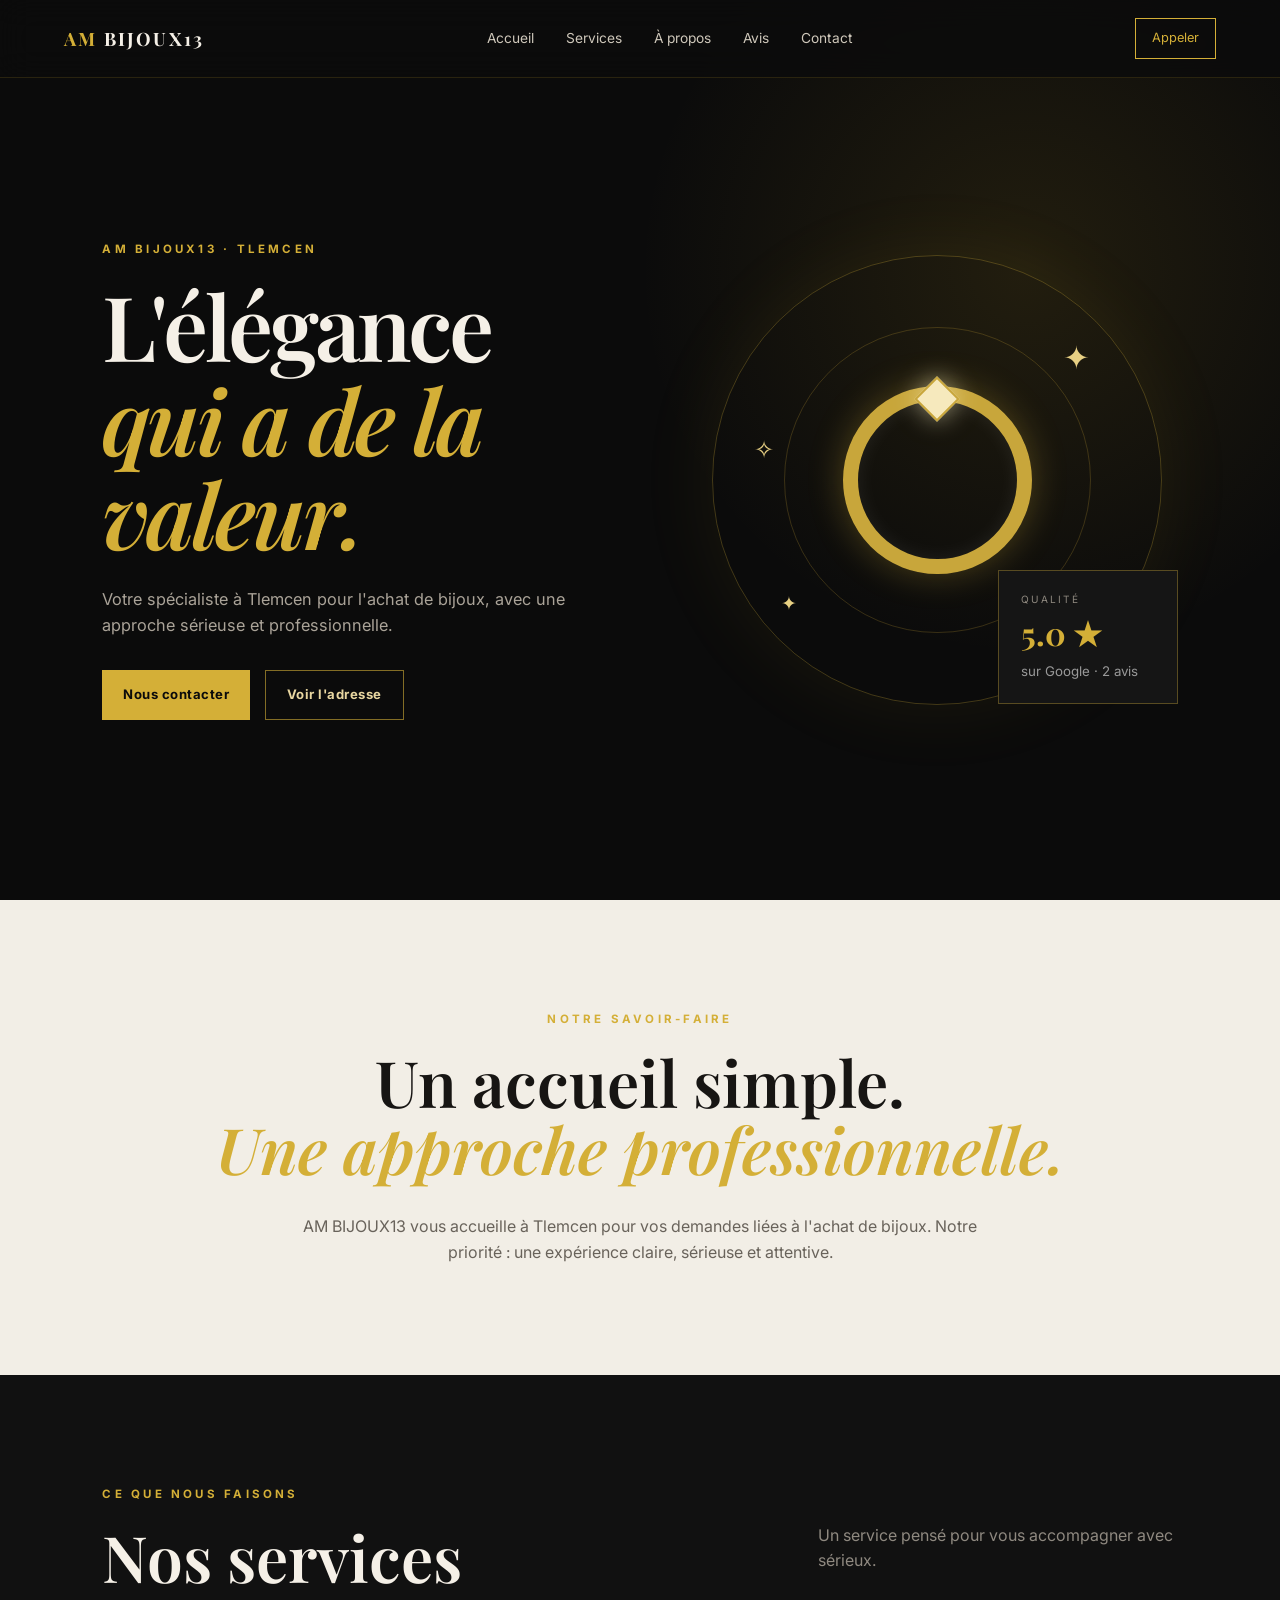
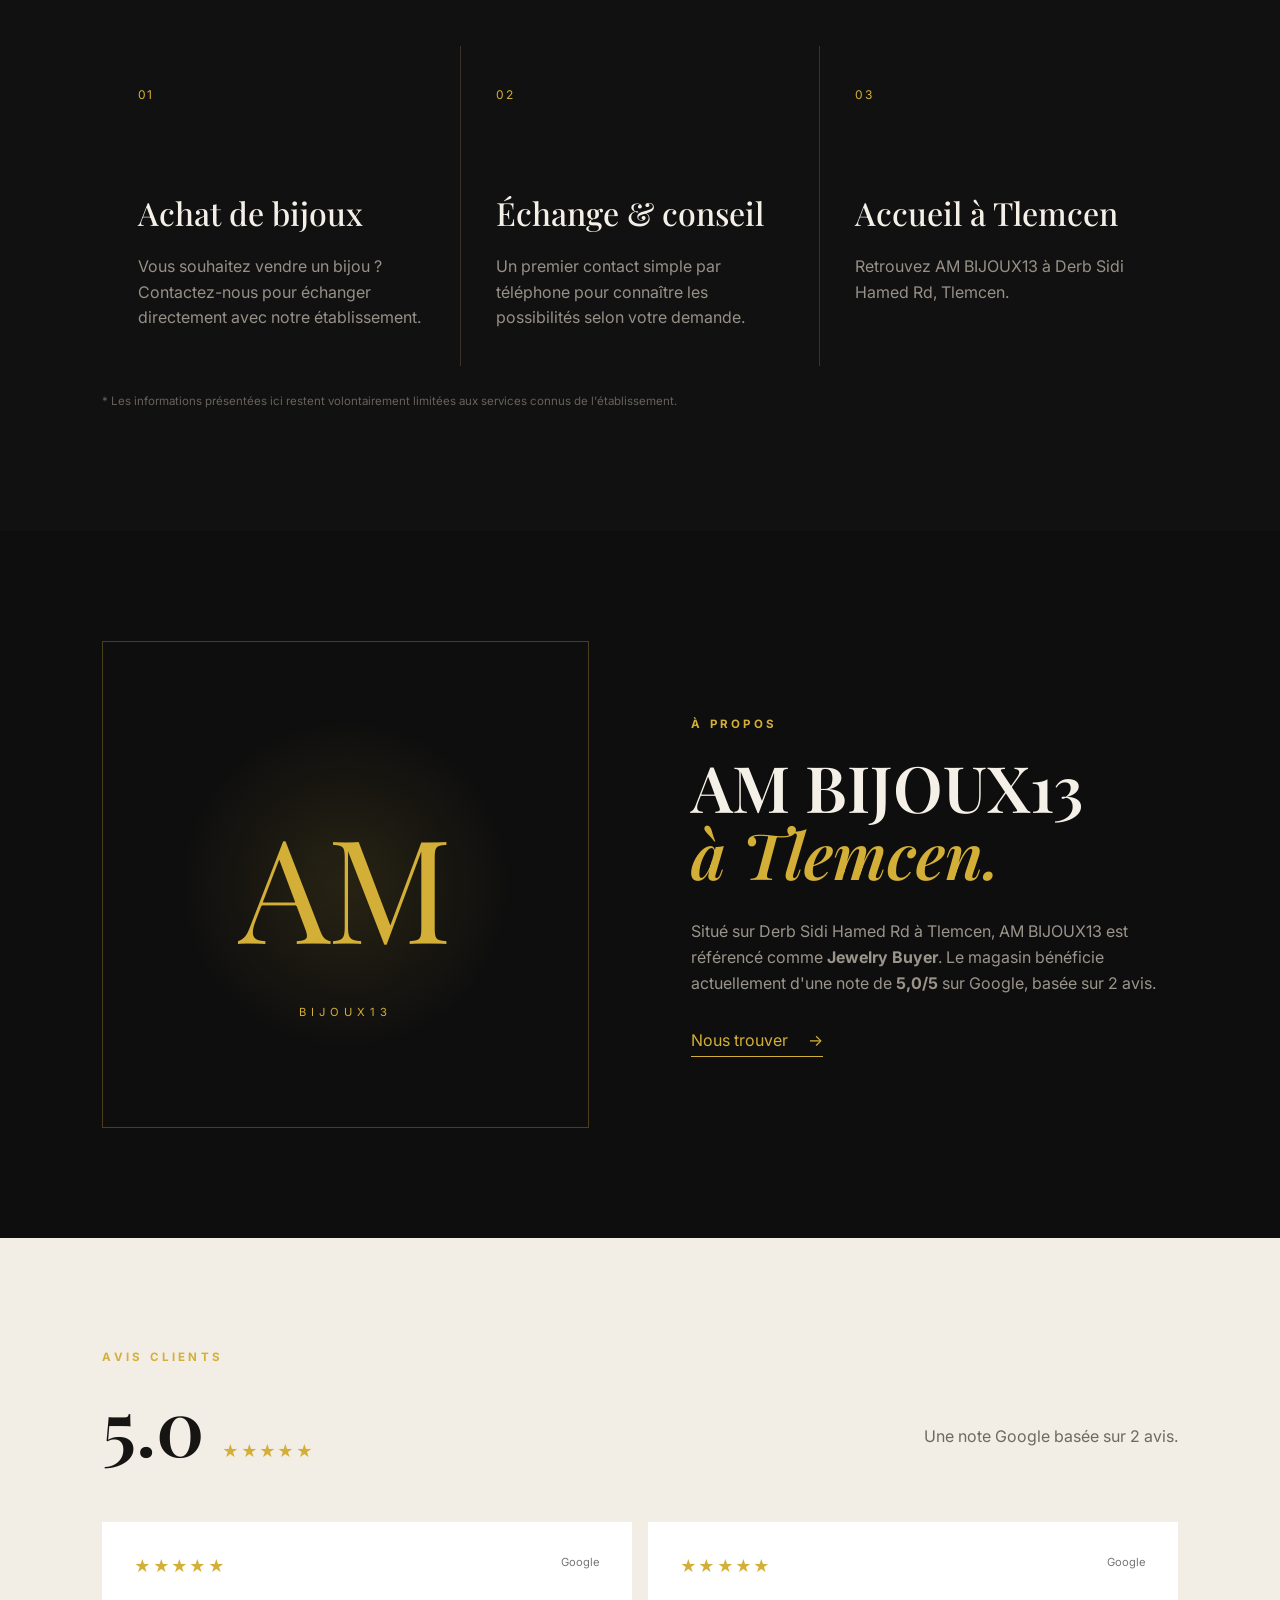
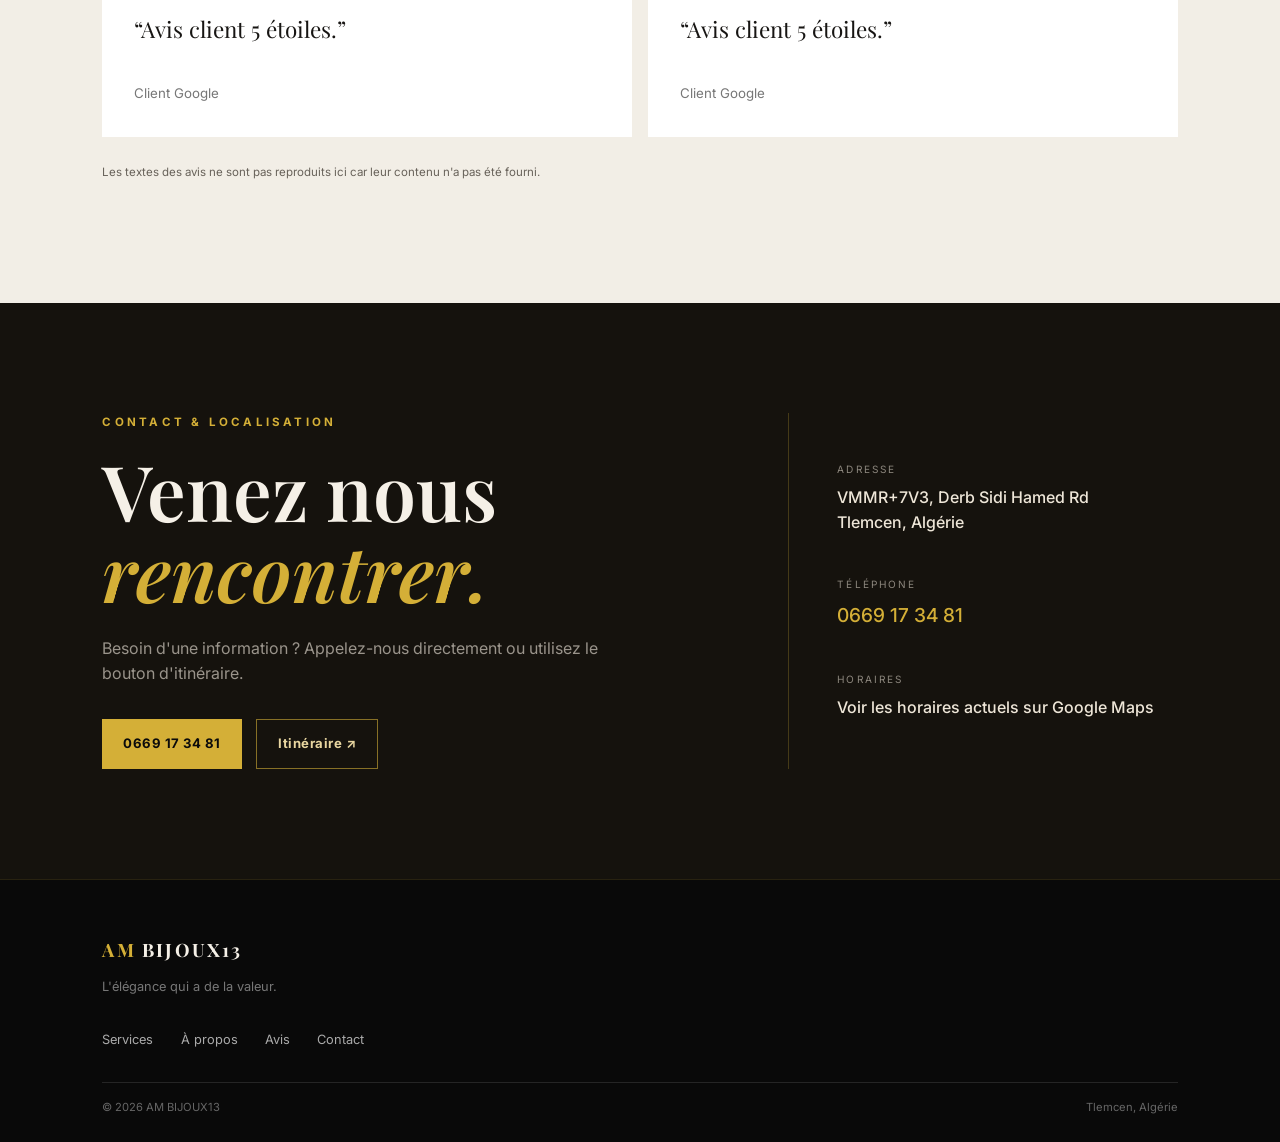
<file: index.html>
<!doctype html>
<html lang="fr">
<head>
  <meta charset="utf-8">
  <meta name="viewport" content="width=device-width, initial-scale=1">
  <meta name="description" content="AM BIJOUX13 — Achat de bijoux à Tlemcen. Contactez-nous au 0669 17 34 81.">
  <title>AM BIJOUX13 | Bijoux à Tlemcen</title>
  <link rel="preconnect" href="https://fonts.googleapis.com">
  <link rel="preconnect" href="https://fonts.gstatic.com" crossorigin>
  <link href="https://fonts.googleapis.com/css2?family=Inter:wght@400;500;600;700&family=Playfair+Display:wght@500;600;700&display=swap" rel="stylesheet">
  <link rel="stylesheet" href="style.css">
</head>
<body>
  <header class="header" id="top">
    <a class="logo" href="#top" aria-label="AM BIJOUX13 accueil">
      <span>AM</span> BIJOUX13
    </a>
    <button class="menu-btn" aria-label="Ouvrir le menu" aria-expanded="false">☰</button>
    <nav class="nav">
      <a href="#accueil">Accueil</a>
      <a href="#services">Services</a>
      <a href="#apropos">À propos</a>
      <a href="#avis">Avis</a>
      <a href="#contact">Contact</a>
    </nav>
    <a class="header-call" href="tel:+213669173481">Appeler</a>
  </header>

  <main>
    <section class="hero" id="accueil">
      <div class="hero-content reveal">
        <p class="eyebrow">AM BIJOUX13 · TLEMCEN</p>
        <h1>L'élégance<br><em>qui a de la valeur.</em></h1>
        <p class="hero-text">Votre spécialiste à Tlemcen pour l'achat de bijoux, avec une approche sérieuse et professionnelle.</p>
        <div class="hero-actions">
          <a class="btn btn-gold" href="tel:+213669173481">Nous contacter</a>
          <a class="btn btn-outline" href="#contact">Voir l'adresse</a>
        </div>
      </div>
      <div class="hero-visual reveal">
        <div class="ring-art" aria-label="Illustration décorative de bijou">
          <div class="ring"></div>
          <div class="spark s1">✦</div><div class="spark s2">✦</div><div class="spark s3">✧</div>
        </div>
        <div class="hero-card">
          <span>QUALITÉ</span>
          <strong>5.0 ★</strong>
          <small>sur Google · 2 avis</small>
        </div>
      </div>
    </section>

    <section class="section intro reveal">
      <p class="eyebrow">NOTRE SAVOIR-FAIRE</p>
      <h2>Un accueil simple.<br><em>Une approche professionnelle.</em></h2>
      <p>AM BIJOUX13 vous accueille à Tlemcen pour vos demandes liées à l'achat de bijoux. Notre priorité : une expérience claire, sérieuse et attentive.</p>
    </section>

    <section class="section dark-section" id="services">
      <div class="section-head reveal">
        <div><p class="eyebrow">CE QUE NOUS FAISONS</p><h2>Nos services</h2></div>
        <p>Un service pensé pour vous accompagner avec sérieux.</p>
      </div>
      <div class="cards">
        <article class="service-card reveal"><span>01</span><h3>Achat de bijoux</h3><p>Vous souhaitez vendre un bijou ? Contactez-nous pour échanger directement avec notre établissement.</p></article>
        <article class="service-card reveal"><span>02</span><h3>Échange & conseil</h3><p>Un premier contact simple par téléphone pour connaître les possibilités selon votre demande.</p></article>
        <article class="service-card reveal"><span>03</span><h3>Accueil à Tlemcen</h3><p>Retrouvez AM BIJOUX13 à Derb Sidi Hamed Rd, Tlemcen.</p></article>
      </div>
      <p class="note">* Les informations présentées ici restent volontairement limitées aux services connus de l'établissement.</p>
    </section>

    <section class="section about" id="apropos">
      <div class="about-art reveal">
        <div class="monogram">AM</div>
        <span>BIJOUX13</span>
      </div>
      <div class="about-text reveal">
        <p class="eyebrow">À PROPOS</p>
        <h2>AM BIJOUX13<br><em>à Tlemcen.</em></h2>
        <p>Situé sur Derb Sidi Hamed Rd à Tlemcen, AM BIJOUX13 est référencé comme <strong>Jewelry Buyer</strong>. Le magasin bénéficie actuellement d'une note de <strong>5,0/5</strong> sur Google, basée sur 2 avis.</p>
        <a class="text-link" href="#contact">Nous trouver <span>→</span></a>
      </div>
    </section>

    <section class="section reviews" id="avis">
      <div class="section-head reveal">
        <div><p class="eyebrow">AVIS CLIENTS</p><h2>5.0 <span class="stars">★★★★★</span></h2></div>
        <p>Une note Google basée sur 2 avis.</p>
      </div>
      <div class="review-grid">
        <article class="review reveal"><div class="review-top"><span class="stars">★★★★★</span><span>Google</span></div><p>“Avis client 5 étoiles.”</p><small>Client Google</small></article>
        <article class="review reveal"><div class="review-top"><span class="stars">★★★★★</span><span>Google</span></div><p>“Avis client 5 étoiles.”</p><small>Client Google</small></article>
      </div>
      <p class="note">Les textes des avis ne sont pas reproduits ici car leur contenu n'a pas été fourni.</p>
    </section>

    <section class="section contact" id="contact">
      <div class="contact-copy reveal">
        <p class="eyebrow">CONTACT & LOCALISATION</p>
        <h2>Venez nous<br><em>rencontrer.</em></h2>
        <p>Besoin d'une information ? Appelez-nous directement ou utilisez le bouton d'itinéraire.</p>
        <div class="contact-actions">
          <a class="btn btn-gold" href="tel:+213669173481">0669 17 34 81</a>
          <a class="btn btn-outline" target="_blank" rel="noopener" href="https://www.google.com/maps/search/?api=1&query=AM%20BIJOUX13%2C%20Tlemcen">Itinéraire ↗</a>
        </div>
      </div>
      <div class="contact-info reveal">
        <div><span>ADRESSE</span><strong>VMMR+7V3, Derb Sidi Hamed Rd<br>Tlemcen, Algérie</strong></div>
        <div><span>TÉLÉPHONE</span><a href="tel:+213669173481">0669 17 34 81</a></div>
        <div><span>HORAIRES</span><strong>Voir les horaires actuels sur Google Maps</strong></div>
      </div>
    </section>
  </main>

  <footer>
    <div class="footer-brand"><a class="logo" href="#top"><span>AM</span> BIJOUX13</a><p>L'élégance qui a de la valeur.</p></div>
    <div class="footer-links"><a href="#services">Services</a><a href="#apropos">À propos</a><a href="#avis">Avis</a><a href="#contact">Contact</a></div>
    <div class="footer-bottom"><span>© 2026 AM BIJOUX13</span><span>Tlemcen, Algérie</span></div>
  </footer>

  <div class="mobile-bar">
    <a href="tel:+213669173481">☎ Appeler</a>
    <a target="_blank" rel="noopener" href="https://wa.me/213669173481">WhatsApp</a>
    <a target="_blank" rel="noopener" href="https://www.google.com/maps/search/?api=1&query=AM%20BIJOUX13%2C%20Tlemcen">📍 Itinéraire</a>
  </div>

  <script src="script.js"></script>
</body>
</html>
</file>
<file: style.css>
*{box-sizing:border-box}html{scroll-behavior:smooth}body{margin:0;background:#0b0b0b;color:#f5f0e7;font-family:Inter,Arial,sans-serif;line-height:1.6}a{color:inherit;text-decoration:none}.header{height:78px;position:fixed;top:0;left:0;right:0;z-index:20;display:flex;align-items:center;justify-content:space-between;padding:0 5vw;background:rgba(11,11,11,.82);backdrop-filter:blur(16px);border-bottom:1px solid rgba(201,162,39,.16)}.logo{font-family:"Playfair Display",serif;font-size:1.15rem;letter-spacing:.12em;font-weight:700}.logo span{color:#d4af37}.nav{display:flex;gap:2rem;font-size:.86rem;color:#cfc8bb}.nav a{transition:.25s}.nav a:hover{color:#d4af37}.header-call{border:1px solid #d4af37;padding:.6rem 1rem;font-size:.8rem;color:#d4af37}.menu-btn{display:none;background:none;border:0;color:#d4af37;font-size:1.5rem}.hero{min-height:100vh;padding:150px 8vw 90px;display:grid;grid-template-columns:1.05fr .95fr;align-items:center;gap:5vw;background:radial-gradient(circle at 80% 30%,rgba(201,162,39,.12),transparent 32%),#0b0b0b}.eyebrow{font-size:.72rem;letter-spacing:.28em;color:#d4af37;font-weight:700;margin:0 0 1.2rem}.hero h1,h2{font-family:"Playfair Display",serif;font-weight:600;line-height:1.05;margin:0}.hero h1{font-size:clamp(3.3rem,7vw,7rem);letter-spacing:-.035em}.hero h1 em,h2 em{font-style:italic;color:#d4af37}.hero-text{max-width:590px;color:#aaa398;font-size:1.02rem;margin:1.6rem 0 2rem}.hero-actions,.contact-actions{display:flex;gap:.9rem;flex-wrap:wrap}.btn{display:inline-flex;align-items:center;justify-content:center;min-height:50px;padding:.8rem 1.3rem;font-size:.82rem;font-weight:700;letter-spacing:.04em}.btn-gold{background:#d4af37;color:#0b0b0b}.btn-outline{border:1px solid rgba(212,175,55,.6);color:#e8d6a0}.hero-visual{min-height:520px;position:relative;display:grid;place-items:center}.ring-art{width:min(38vw,450px);height:min(38vw,450px);border-radius:50%;border:1px solid rgba(212,175,55,.28);display:grid;place-items:center;position:relative;box-shadow:0 0 80px rgba(212,175,55,.08)}.ring-art:before{content:"";position:absolute;width:68%;height:68%;border-radius:50%;border:1px solid rgba(212,175,55,.22)}.ring{width:42%;height:42%;border:15px solid #c8a63b;border-radius:50%;box-shadow:0 0 35px rgba(212,175,55,.3),inset 0 0 20px rgba(255,255,255,.08)}.ring:after{content:"";display:block;width:28px;height:28px;background:#f6e9bd;transform:rotate(45deg);margin:-18px auto 0;border:2px solid #c8a63b;box-shadow:0 0 24px rgba(255,245,200,.55)}.spark{position:absolute;color:#e8d083}.s1{top:17%;right:16%;font-size:2rem}.s2{bottom:19%;left:15%;font-size:1.2rem}.s3{top:39%;left:9%;font-size:1.5rem}.hero-card{position:absolute;bottom:7%;right:0;background:#151515;border:1px solid rgba(212,175,55,.35);padding:1.2rem 1.4rem;min-width:180px}.hero-card span,.contact-info span{display:block;font-size:.63rem;letter-spacing:.2em;color:#8d877e}.hero-card strong{display:block;font-family:"Playfair Display";font-size:2rem;color:#d4af37}.hero-card small{color:#999}.section{padding:110px 8vw}.intro{background:#f2eee6;color:#171513;text-align:center}.intro h2{font-size:clamp(2.4rem,5vw,4.7rem)}.intro>p:last-child{max-width:680px;margin:2rem auto 0;color:#69635b}.dark-section{background:#111}.section-head{display:flex;justify-content:space-between;gap:3rem;align-items:end;margin-bottom:3.5rem}.section-head h2{font-size:clamp(2.6rem,5vw,4.5rem)}.section-head>p{max-width:360px;color:#8f8980}.cards{display:grid;grid-template-columns:repeat(3,1fr);gap:1px;background:#3a3327}.service-card{background:#111;padding:2.2rem;min-height:300px;transition:.3s}.service-card:hover{background:#171511;transform:translateY(-4px)}.service-card span{color:#d4af37;font-size:.75rem;letter-spacing:.15em}.service-card h3{font-family:"Playfair Display";font-size:2rem;font-weight:500;margin:5rem 0 1rem}.service-card p{color:#969087;margin:0}.note{font-size:.72rem;color:#68625a;margin-top:1.6rem}.about{background:#0e0e0e;display:grid;grid-template-columns:1fr 1fr;gap:8vw;align-items:center}.about-art{aspect-ratio:1;max-width:520px;border:1px solid rgba(212,175,55,.3);display:grid;place-items:center;background:radial-gradient(circle,rgba(212,175,55,.13),transparent 48%)}.monogram{font-family:"Playfair Display";font-size:9rem;color:#d4af37}.about-art>span{position:absolute;margin-top:16rem;letter-spacing:.45em;font-size:.7rem;color:#d4af37}.about-text h2{font-size:clamp(2.7rem,5vw,5rem)}.about-text>p:not(.eyebrow){color:#9a948b;max-width:560px;margin:2rem 0}.text-link{color:#d4af37;border-bottom:1px solid #d4af37;padding-bottom:.35rem}.text-link span{margin-left:1rem}.reviews{background:#f2eee6;color:#171513}.reviews .section-head>p{color:#6f695f}.reviews h2{font-size:clamp(3rem,6vw,5rem)}.stars{color:#d4af37;font-family:Inter;font-size:1rem;letter-spacing:.08em}.review-grid{display:grid;grid-template-columns:repeat(2,1fr);gap:1rem}.review{background:#fff;padding:2rem}.review-top{display:flex;justify-content:space-between;font-size:.7rem;color:#777}.review p{font-family:"Playfair Display";font-size:1.4rem;margin:2rem 0}.review small{color:#777}.contact{background:#15120d;display:grid;grid-template-columns:1.2fr .8fr;gap:8vw}.contact h2{font-size:clamp(3rem,6vw,6rem)}.contact-copy>p:not(.eyebrow){color:#9a948b;max-width:500px;margin:1.5rem 0 2rem}.contact-info{border-left:1px solid rgba(212,175,55,.25);padding-left:3rem;display:flex;flex-direction:column;justify-content:center;gap:2.5rem}.contact-info strong,.contact-info a{display:block;margin-top:.5rem;color:#eee6d8;font-weight:500}.contact-info a{color:#d4af37;font-size:1.2rem}footer{padding:55px 8vw 25px;background:#090909;border-top:1px solid rgba(212,175,55,.15)}.footer-brand p{color:#777;font-size:.8rem}.footer-links{display:flex;gap:1.7rem;margin:2rem 0;color:#aaa;font-size:.8rem}.footer-bottom{border-top:1px solid #252525;padding-top:1rem;display:flex;justify-content:space-between;color:#666;font-size:.7rem}.mobile-bar{display:none}.reveal{opacity:0;transform:translateY(22px);transition:opacity .8s ease,transform .8s ease}.reveal.visible{opacity:1;transform:none}@media(max-width:800px){.header{height:68px;padding:0 5vw}.nav{display:none;position:absolute;top:68px;left:0;right:0;padding:1rem 5vw 1.5rem;background:#0b0b0b;border-bottom:1px solid #28231a;flex-direction:column;gap:1rem}.nav.open{display:flex}.menu-btn{display:block;order:3}.header-call{display:none}.hero{padding:120px 6vw 70px;grid-template-columns:1fr;min-height:auto}.hero h1{font-size:clamp(3rem,16vw,5rem)}.hero-visual{min-height:370px}.ring-art{width:75vw;height:75vw;max-width:380px;max-height:380px}.section{padding:80px 6vw}.section-head{display:block}.section-head>p{margin-top:1rem}.cards,.review-grid,.about,.contact{grid-template-columns:1fr}.service-card h3{margin-top:3rem}.about-art{max-width:none}.contact-info{border-left:0;border-top:1px solid rgba(212,175,55,.25);padding:2rem 0 0}.footer-links{flex-wrap:wrap}.mobile-bar{display:grid;grid-template-columns:repeat(3,1fr);position:fixed;bottom:0;left:0;right:0;z-index:30;background:#0d0d0d;border-top:1px solid rgba(212,175,55,.25)}.mobile-bar a{text-align:center;padding:.8rem .2rem;font-size:.68rem;color:#e8d6a0;border-right:1px solid #29251e}.mobile-bar a:last-child{border:0}body{padding-bottom:55px}.footer-bottom{padding-bottom:1rem}}
</file>
